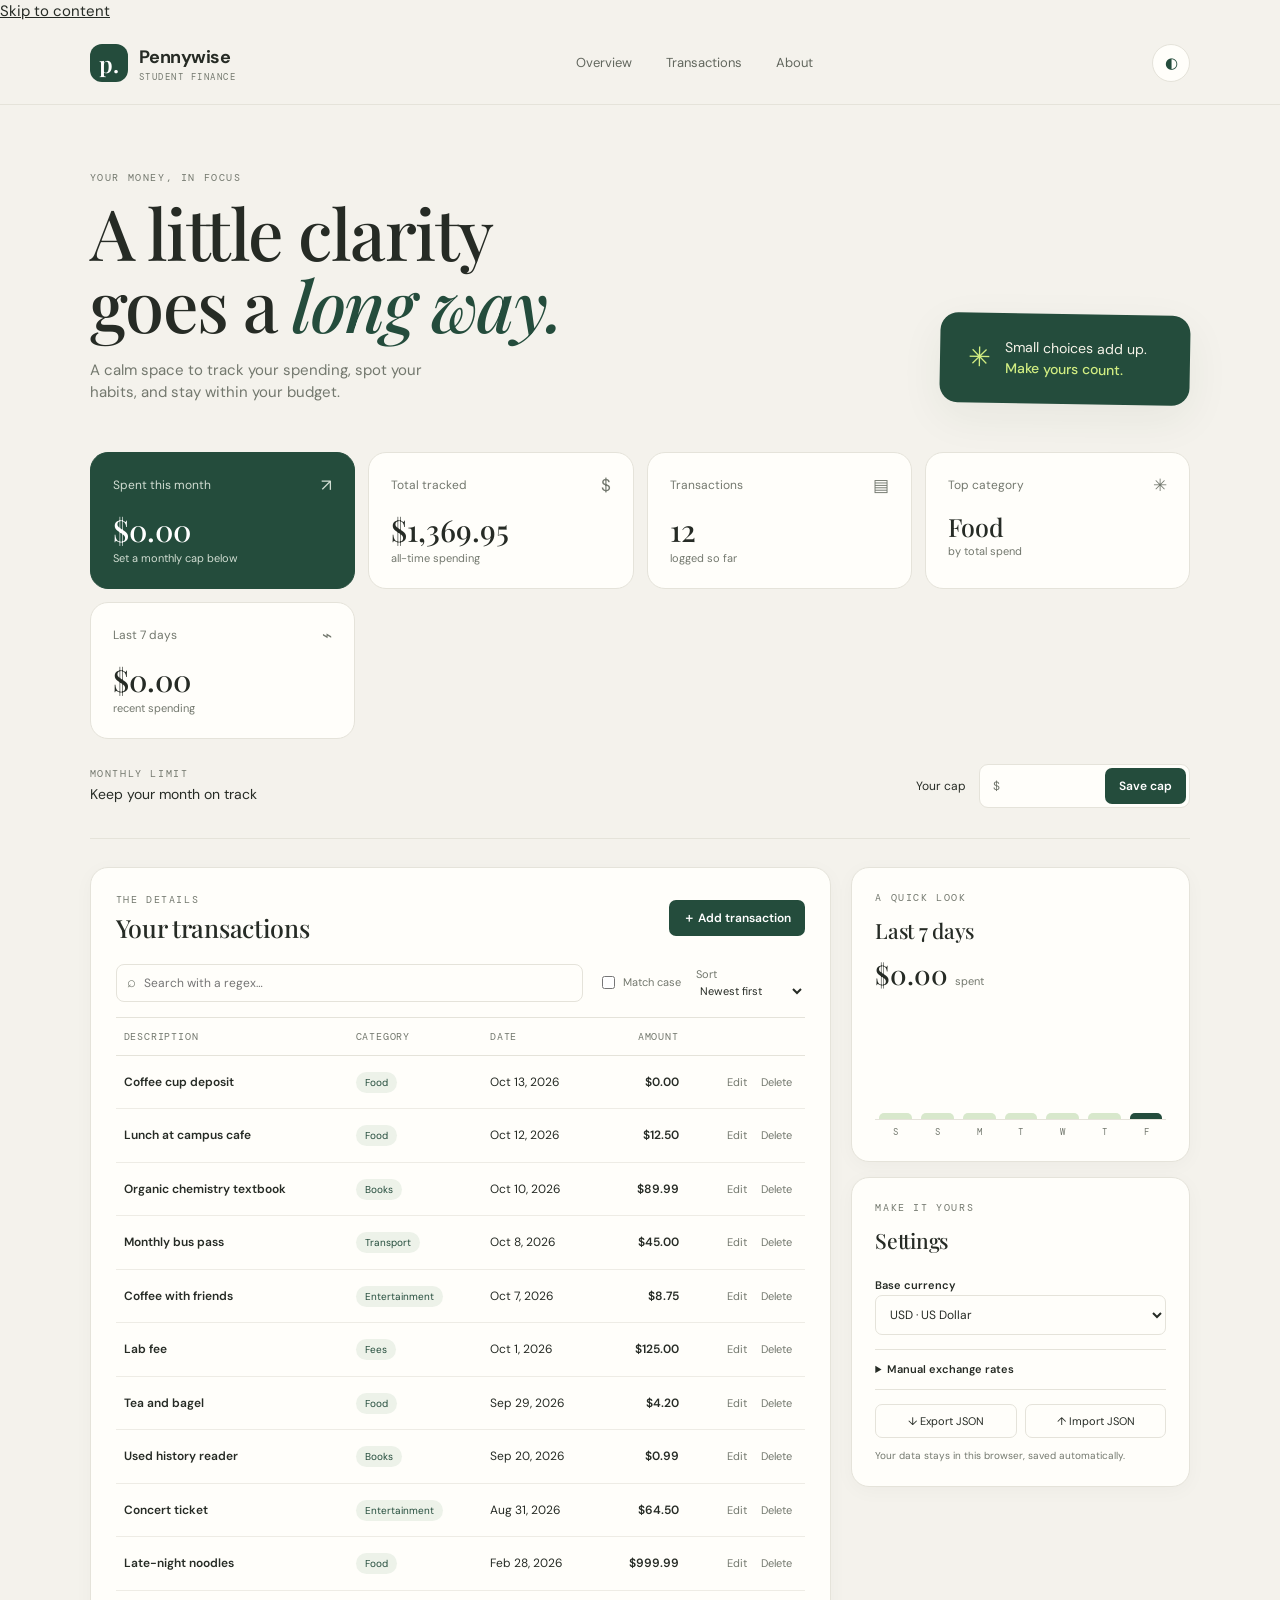
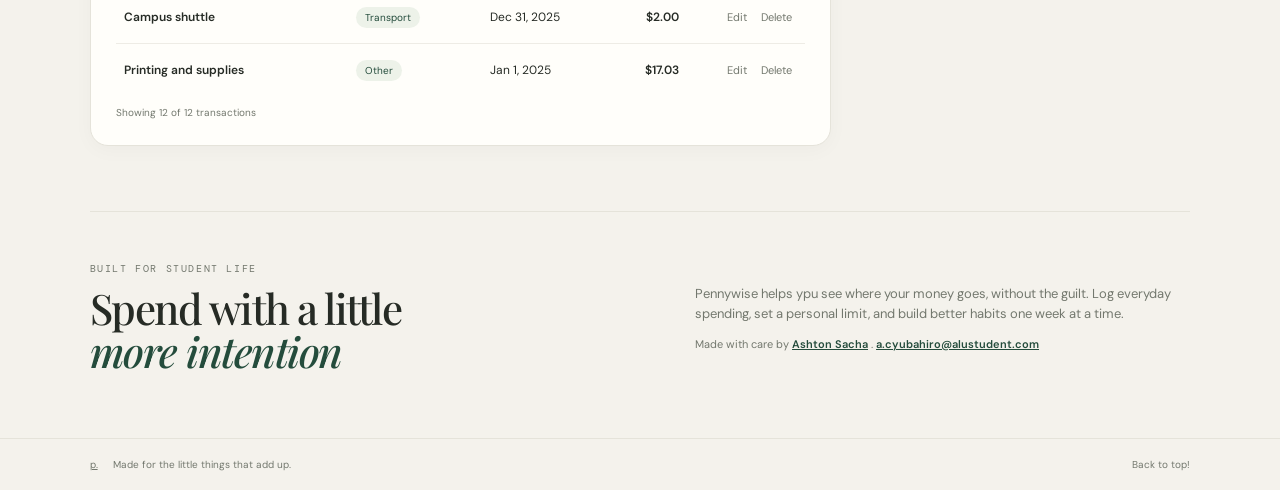
<file: index.html>
<!DOCTYPE html>
<html lang="en"><head><meta charset="utf-8"><meta name="viewport" content="width=device-width,initial-scale=1"><meta name="theme-color" content="#f4f2ec"><title>Pennywise - Student Finance Tracker</title><link rel="stylesheet" href="styles.css"><script type="module" src="scripts/app.js"></script></head>
<body><a class"Skip-link" href="#main">Skip to content</a>
<header class="site-header"><a class="brand" href="#dashboard" aria-label="Pennywise home"><span class="brand-mark">p.</span><span>Pennywise<small>STUDENT FINANCE</small></span></a><nav aria-label="Main navigation"><a href="#dashboard">Overview</a><a href="#transactions">Transactions</a><a href="#about">About</a></nav><button class="icon-button" id="theme-toggle" type="button" aria-label="Switch to dark theme" title="Toggle color theme">◐</button></header>
<main id="main"><section class="hero" id="dashboard" aria-labelledby="welcome-title"><div><p class="eyebrow">YOUR MONEY, IN FOCUS</p><h1 id="welcome-title">A little clarity<br>goes a <em>long way.</em></h1><p class="hero-copy">A calm space to track your spending, spot your habits, and stay within your budget.</p></div><div class="hero-note"><span class="note-icon">✳</span><p>Small choices add up.<br><strong>Make yours count.</strong></p></div></section>
<section class="stats-grid" aria-label="Spending summary"><article class="stat-card stat-primary"><div class="stat-top"><span>Spent this month</span><span class="stat-icon">↗</span></div><p class="stat-value" id="month-total">$0.00</p><p class="stat-foot" id="cap-summary">Set a monthly cap below</p></article><article class="stat-card"><div class="stat-top"><span>Total tracked</span><span class="stat-icon">$</span></div><p class="stat-value" id="lifetime-total">$0.00</p><p class="stat-foot">all-time spending</p></article><article class="stat-card"><div class="stat-top"><span>Transactions</span><span class="stat-icon">▤</span></div><p class="stat-value" id="record-count">0</p><p class="stat-foot">logged so far</p></article><article class="stat-card"><div class="stat-top"><span>Top category</span><span class="stat-icon">✳</span></div><p class="stat-value stat-text" id="top-category">—</p><p class="stat-foot">by total spend</p></article><article class="stat-card"><div class="stat-top"><span>Last 7 days</span><span class="stat-icon">⌁</span></div><p class="stat-value" id="week-total">$0.00</p><p class="stat-foot">recent spending</p></article></section>
<section class="budget-row" aria-label="Monthly budget target"><div><p class="eyebrow">MONTHLY LIMIT</p><p class="budget-copy">Keep your month on track</p></div><form id="cap-form" class="cap-form"><label for="monthly-cap">Your cap <span class="sr-only">in selected currency</span></label><div class="cap-control"><span id="cap-symbol">$</span><input id="monthly-cap" type="number" min="0" step="0.01" aria-label="Monthly spending cap"><button type="submit">Save cap</button></div></form></section>
<section class="content-grid" id="transactions" aria-label="Manage transactions"><div class="records-panel panel"><div class="section-heading"><div><p class="eyebrow">THE DETAILS</p><h2>Your transactions</h2></div><button id="add-toggle" class="button-primary" type="button">＋ Add transaction</button></div><div class="toolbar"><label class="search-wrap" for="search-input"><span aria-hidden="true">⌕</span><input id="search-input" type="search" placeholder="Search with a regex…" autocomplete="off"><span class="sr-only">Regex search transactions</span></label><label class="check-label"><input id="case-toggle" type="checkbox"> Match case</label><label class="sort-label" for="sort-select">Sort <select id="sort-select"><option value="date-desc">Newest first</option><option value="date-asc">Oldest first</option><option value="description-asc">Name A–Z</option><option value="description-desc">Name Z–A</option><option value="amount-desc">Amount high–low</option><option value="amount-asc">Amount low–high</option></select></label></div><p id="search-message" class="search-message" aria-live="polite"></p><div class="table-scroll"><table><thead><tr><th scope="col">Description</th><th scope="col">Category</th><th scope="col">Date</th><th scope="col" class="numeric">Amount</th><th scope="col"><span class="sr-only">Actions</span></th></tr></thead><tbody id="transaction-list"></tbody></table></div><p id="empty-state" class="empty-state" hidden>No transactions match yet. Add one to get started.</p><p class="table-foot" id="table-foot"></p></div>
<aside class="side-column"><section class="chart-card panel" aria-labelledby="chart-title"><p class="eyebrow">A QUICK LOOK</p><h2 id="chart-title">Last 7 days</h2><p class="chart-total" id="chart-total">$0.00 <span>spent</span></p><div class="chart" id="week-chart" role="img" aria-label="Daily spending over the last seven days"></div><div class="chart-labels" id="chart-labels" aria-hidden="true"></div></section>
<section class="form-card panel" id="entry-panel" aria-labelledby="form-title" hidden><div class="section-heading"><div><p class="eyebrow">NEW ENTRY</p><h2 id="form-title">Add transaction</h2></div><button id="close-form" class="text-button" type="button" aria-label="Close form">×</button></div><form id="transaction-form" novalidate><input type="hidden" id="edit-id"><label for="description">Description</label><input id="description" name="description" required maxlength="90" placeholder="e.g. Lunch with friends"><small>Keep it tidy; repeated words are flagged.</small><label for="amount">Amount</label><input id="amount" name="amount" type="number" min="0" step="0.01" required placeholder="0.00"><label for="category">Category</label><input id="category" name="category" list="category-options" required placeholder="e.g. Food"><datalist id="category-options"></datalist><label for="date">Date</label><input id="date" name="date" type="date" required><p class="form-error" id="form-error" role="alert"></p><button class="button-primary submit-button" type="submit">Save transaction</button></form></section>
<section class="settings-card panel" aria-labelledby="settings-title"><p class="eyebrow">MAKE IT YOURS</p><h2 id="settings-title">Settings</h2><label for="currency">Base currency</label><select id="currency"><option value="USD">USD · US Dollar</option><option value="EUR">EUR · Euro</option><option value="GBP">GBP · British Pound</option></select><details><summary>Manual exchange rates</summary><p class="settings-hint">Rates are per 1 unit of your base currency.</p><label for="rate-eur">1 <span class="base-code">USD</span> = EUR</label><input id="rate-eur" type="number" min="0.0001" step="0.0001"><label for="rate-gbp">1 <span class="base-code">USD</span> = GBP</label><input id="rate-gbp" type="number" min="0.0001" step="0.0001"><button id="save-rates" class="button-secondary" type="button">Save rates</button></details><div class="data-actions"><button id="export-json" class="button-secondary" type="button">↓ Export JSON</button><label class="button-secondary file-button" for="import-file">↑ Import JSON</label><input id="import-file" type="file" accept="application/json,.json" hidden></div><p class="settings-hint">Your data stays in this browser, saved automatically.</p></section></aside></section>
<section id="about" class="about-section"><div><p class="eyebrow">BUILT FOR STUDENT LIFE</p><h2>Spend with a little<br><em>more intention</em></h2></div><div><p>Pennywise helps ypu see where your money goes, without the guilt. Log everyday spending, set a personal limit, and build better habits one week at a time.</p><p class="contact-line">Made with care by <a href="https://github.com/acyubahiroo">Ashton Sacha</a> . <a href="mailto:a.cyubahiro@alustudent.com">a.cyubahiro@alustudent.com</a></p></div></section></main><footer><a class="footer=brand" href="#dashboard">p.</a><span>Made for the little things that add up. </span><a href="#dashboard">Back to top! </a></footer><div id="live-status" class="sr-only" role="status" aria-live="polite" aria-atomic="true"></div></body></html>
</file>
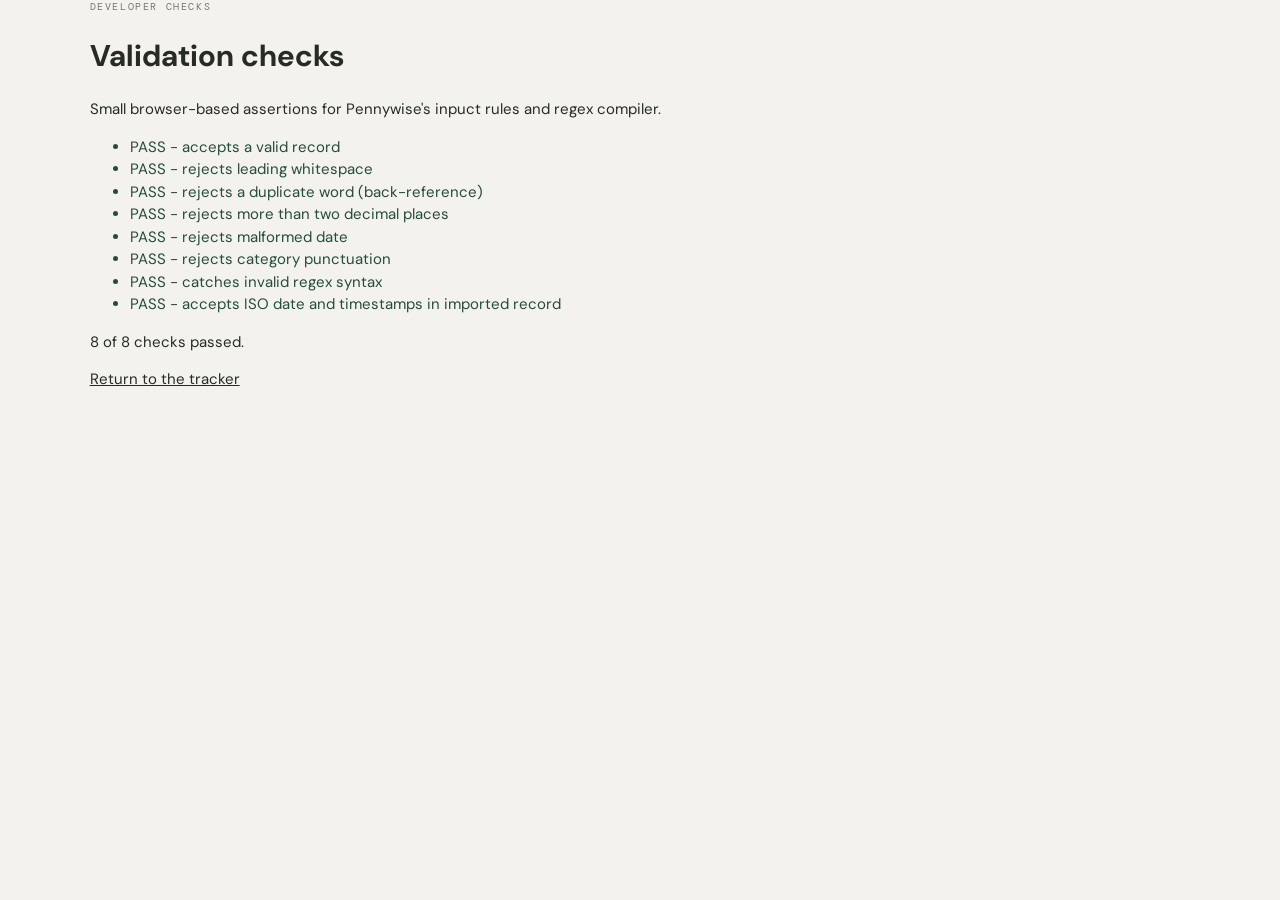
<file: tests.html>
<!DOCTYPE html><html lang="en"><head><meta charset+"utf-8"><meta name="viewport" content="width=device-width,initial-scale=1"><title>Pennywise validation checks</title><link rel="stylesheet" href="styles.css"><script type="module" src="scripts/tests.js"></script></head><body><main id="main"><p class="eyebrow">DEVELOPER CHECKS</p><h1>Validation checks</h1><p>Small browser-based assertions for Pennywise's inpuct rules and regex compiler.</p><ul id="results" aria-live="polite"></ul><p><a href="index.html">Return to the tracker</a></p></main></body></html>
</file>
<file: styles.css>
@import url('https://fonts.googleapis.com/css2?family=DM+Mono:wght@400;500&family=DM+Sans:wght@400;500;600;700&family=Playfair+Display:ital,wght@0,500;0,600;1,500;1,600&display=swap');
:root{color-scheme:light;--paper:#f4f2ec;--card:#fffefa;--ink:#262b25;--muted:#73786e;--line:#e5e3da;--green:#244c3c;--green2:#dce9dd;--lime:#d1ed82;--coral:#c75a43;--shadow:0 14px 44px #203b2410;--radius:18px;font-family:'DM Sans',sans-serif}*{box-sizing:border-box}html{scroll-behavior:smooth}body{margin:0;background:var(--paper);color:var(--ink);font-size:15px;line-height:1.5}a{color:inherit}.skip-link{position:absolute;top:-60px;left:12px;background:var(--ink);color:white;padding:10px 14px;border-radius:8px;z-index:9}.skip-link:focus{top:10px}:focus-visible{outline:3px solid #b05a3e;outline-offset:3px}button,input,select{font:inherit}button{cursor:pointer}.site-header{height:82px;padding:0 7vw;display:flex;align-items:center;justify-content:space-between;border-bottom:1px solid var(--line)}.brand{text-decoration:none;display:flex;gap:11px;align-items:center;font-size:18px;font-weight:700;letter-spacing:-.5px}.brand small{display:block;color:var(--muted);font:9px 'DM Mono',monospace;letter-spacing:1.5px}.brand-mark,.footer-brand{width:38px;height:38px;background:var(--green);color:white;border-radius:12px;display:grid;place-items:center;font:600 23px 'Playfair Display',serif}.site-header nav{display:flex;gap:34px}.site-header nav a{text-decoration:none;color:#62675e;font-size:13px}.site-header nav a:hover,.about-section a:hover{color:var(--coral)}.icon-button{border:1px solid var(--line);background:var(--card);border-radius:50%;width:38px;height:38px;color:var(--green)}main{max-width:1300px;margin:auto;padding:0 7vw}.hero{padding:66px 0 48px;display:flex;justify-content:space-between;align-items:flex-end}.eyebrow{font:10px 'DM Mono',monospace;letter-spacing:1.6px;color:var(--muted);margin:0 0 12px}.hero h1,.about-section h2{font:500 clamp(42px,5.5vw,72px)/1.03 'Playfair Display',serif;letter-spacing:-1.5px;margin:0}.hero h1 em,.about-section h2 em{color:var(--green)}.hero-copy{color:var(--muted);max-width:380px;margin:18px 0 0}.hero-note{background:var(--green);color:#f6f3e9;padding:24px 28px;border-radius:var(--radius);display:flex;gap:14px;align-items:center;min-width:250px;box-shadow:var(--shadow);transform:rotate(1deg)}.hero-note p{margin:0;font-size:14px}.hero-note strong{color:var(--lime);font-weight:500}.note-icon{font-size:27px;color:var(--lime)}.stats-grid{display:grid;grid-template-columns:repeat(4,1fr);gap:13px}.stat-card{background:var(--card);border:1px solid var(--line);border-radius:var(--radius);padding:20px 22px;min-height:137px;transition:transform .2s,box-shadow .2s}.stat-card:hover{transform:translateY(-3px);box-shadow:var(--shadow)}.stat-primary{background:var(--green);color:#fff;border-color:var(--green)}.stat-top{display:flex;align-items:center;justify-content:space-between;font-size:12px;color:var(--muted)}.stat-primary .stat-top,.stat-primary .stat-foot{color:#d1ddd2}.stat-icon{font-size:17px}.stat-value{font:500 30px 'Playfair Display',serif;margin:12px 0 0}.stat-text{font-size:25px}.stat-foot{font-size:11px;color:var(--muted);margin:0}.budget-row{display:flex;align-items:center;justify-content:space-between;padding:25px 0 30px;border-bottom:1px solid var(--line)}.budget-row .eyebrow{margin-bottom:4px}.budget-copy{margin:0;font-size:14px}.cap-form{display:flex;align-items:center;gap:13px;font-size:12px}.cap-control{display:flex;align-items:center;border:1px solid var(--line);background:var(--card);border-radius:9px;padding:3px}.cap-control>span{padding-left:10px;color:var(--muted)}.cap-control input{width:105px;border:0;background:transparent;padding:7px 8px;outline:none}.cap-control button,.button-primary{background:var(--green);color:white;border:0;border-radius:7px;padding:9px 14px;font-size:12px;font-weight:600}.cap-control button:hover,.button-primary:hover{background:#35674e}.content-grid{display:grid;grid-template-columns:minmax(0,1.75fr) minmax(260px,.8fr);gap:20px;padding:28px 0 65px;align-items:start}.panel{background:var(--card);border:1px solid var(--line);border-radius:var(--radius);box-shadow:0 4px 20px #182d1a08}.records-panel{padding:25px}.section-heading{display:flex;justify-content:space-between;align-items:center;gap:12px}.section-heading .eyebrow{margin-bottom:5px}h2{font:500 25px 'Playfair Display',serif;letter-spacing:-.3px;margin:0}.toolbar{display:flex;align-items:center;gap:15px;border-bottom:1px solid var(--line);padding:20px 0 15px}.search-wrap{display:flex;align-items:center;gap:8px;min-width:160px;flex:1;border:1px solid var(--line);border-radius:8px;padding:0 10px;color:var(--muted)}.search-wrap input{width:100%;min-width:0;border:0;background:transparent;padding:9px 0;outline:none;font-size:12px}.check-label,.sort-label{font-size:11px;color:var(--muted);white-space:nowrap}.check-label{display:flex;align-items:center;gap:5px}.sort-label select{display:block;border:0;background:transparent;color:var(--ink);font-size:11px;max-width:135px}.search-message{font-size:11px;min-height:0;margin:0;color:var(--coral)}.search-message:not(:empty){padding:8px 0 0}.table-scroll{overflow-x:auto}table{border-collapse:collapse;width:100%;min-width:540px;text-align:left}th{font:10px 'DM Mono',monospace;letter-spacing:.8px;color:var(--muted);text-transform:uppercase;padding:12px 8px;border-bottom:1px solid var(--line)}td{padding:13px 8px;border-bottom:1px solid #eeece5;font-size:12px}tbody tr:last-child td{border-bottom:0}.numeric{text-align:right}td.amount{text-align:right;font-weight:600;font-variant-numeric:tabular-nums}.description-cell{font-weight:600}.category-pill{background:#edf2e9;color:var(--green);border-radius:20px;padding:4px 9px;font-size:10px;white-space:nowrap}.row-actions{display:flex;justify-content:flex-end;gap:4px}.row-actions button,.text-button{border:0;background:transparent;color:var(--muted);font-size:11px;padding:5px}.row-actions button:hover{color:var(--coral)}mark{background:#d9ee92;color:inherit;border-radius:2px}.empty-state{text-align:center;color:var(--muted);padding:25px;font-size:13px}.table-foot{margin:8px 0 0;color:var(--muted);font-size:10px}.side-column{display:grid;gap:15px}.chart-card,.settings-card,.form-card{padding:23px}.chart-card h2,.settings-card h2,.form-card h2{font-size:21px}.chart-total{font:500 27px 'Playfair Display',serif;margin:12px 0 16px}.chart-total span{font:11px 'DM Sans',sans-serif;color:var(--muted)}.chart{height:112px;display:flex;align-items:end;gap:9px;border-bottom:1px solid var(--line);padding:0 4px}.bar{flex:1;min-width:8px;background:#d8e8cc;border-radius:5px 5px 0 0;position:relative;transition:height .4s ease,background .2s}.bar.today{background:var(--green)}.bar:hover{background:#9db988}.chart-labels{display:flex;gap:9px;padding:6px 4px 0}.chart-labels span{flex:1;text-align:center;color:var(--muted);font:9px 'DM Mono',monospace}.form-card form,.settings-card{display:flex;flex-direction:column}.form-card form{gap:7px}.form-card label,.settings-card>label,.settings-card details label{font-size:11px;font-weight:600;margin-top:9px}.form-card input,.settings-card select,.settings-card details input{width:100%;border:1px solid var(--line);border-radius:7px;background:var(--card);padding:10px;font-size:12px;color:var(--ink)}.form-card small,.settings-hint{font-size:10px;color:var(--muted);margin:0}.form-error{color:var(--coral);font-size:11px;margin:2px 0}.submit-button{margin-top:5px;padding:11px}.text-button{font-size:22px}.settings-card h2{margin-bottom:14px}.settings-card>select{margin:2px 0 14px}.settings-card details{border-top:1px solid var(--line);border-bottom:1px solid var(--line);padding:11px 0}.settings-card summary{cursor:pointer;font-size:11px;font-weight:600}.settings-card details input{margin-top:5px}.settings-card details label{display:block}.button-secondary{background:transparent;border:1px solid var(--line);border-radius:7px;padding:8px 10px;color:var(--ink);font-size:11px}.settings-card details .button-secondary{margin-top:10px}.data-actions{display:flex;gap:8px;margin:14px 0 10px}.file-button{cursor:pointer}.data-actions>*{flex:1;text-align:center}.about-section{border-top:1px solid var(--line);padding:50px 0 65px;display:grid;grid-template-columns:1fr 1fr;gap:10%;align-items:center}.about-section h2{font-size:42px}.about-section>div:nth-child(2){max-width:480px;color:var(--muted);font-size:13px}.contact-line{font-size:11px}.contact-line a{color:var(--green);font-weight:600}footer{border-top:1px solid var(--line);padding:18px 7vw;display:flex;align-items:center;gap:15px;color:var(--muted);font-size:10px}footer>span{flex:1}.footer-brand{width:27px;height:27px;font-size:17px;text-decoration:none;border-radius:8px}footer>a:last-child{text-decoration:none}.sr-only{position:absolute;width:1px;height:1px;padding:0;margin:-1px;overflow:hidden;clip:rect(0,0,0,0);white-space:nowrap;border:0}[hidden]{display:none!important}.dark{--paper:#17211b;--card:#202d25;--ink:#edf0e7;--muted:#a1ad9f;--line:#344238;--green:#c5e8c4;--green2:#2a3b2e;--lime:#354c38;--shadow:0 14px 44px #0003}.dark .stat-primary{background:#263d30;color:#f5f4ea}.dark .stat-primary .stat-top,.dark .stat-primary .stat-foot{color:#cedbce}.dark .category-pill{background:#304536;color:#d4e5d0}.dark .hero h1 em,.dark .about-section h2 em{color:#bddeb3}.dark .brand-mark,.dark .footer-brand,.dark .button-primary{background:#42664b;color:white}
@media(max-width:1023px){main{padding:0 5vw}.site-header{padding:0 5vw}.stats-grid{grid-template-columns:repeat(2,1fr)}.content-grid{grid-template-columns:minmax(0,1.5fr) minmax(230px,.8fr);gap:14px}.records-panel{padding:19px}.toolbar{gap:9px;flex-wrap:wrap}.search-wrap{flex-basis:100%}.about-section{gap:5%}}
@media(max-width:767px){.site-header{height:68px}.site-header nav{gap:14px}.site-header nav a{font-size:11px}.brand{font-size:16px}.brand-mark{width:34px;height:34px}.hero{padding:45px 0 30px;align-items:flex-start}.hero h1{font-size:49px}.hero-note{min-width:auto;padding:15px;margin-top:18px}.hero-note p{font-size:12px}.hero-copy{font-size:13px;max-width:300px}.stats-grid{gap:9px}.stat-card{padding:16px;min-height:125px}.stat-value{font-size:26px}.stat-text{font-size:21px}.budget-row{align-items:flex-start;gap:15px}.cap-form{align-items:flex-start;flex-direction:column;gap:5px}.content-grid{grid-template-columns:1fr;padding-top:22px}.side-column{grid-template-columns:1fr 1fr;align-items:start}.settings-card{grid-column:1/-1}.records-panel{padding:17px}.section-heading h2{font-size:22px}.toolbar{gap:10px}.about-section{grid-template-columns:1fr;gap:15px;padding:40px 0}.about-section h2{font-size:38px}}
@media(max-width:520px){.site-header{padding:0 18px}.site-header nav{gap:11px}.site-header nav a{font-size:10px}.site-header nav a:nth-child(3){display:none}main{padding:0 18px}.hero{display:block}.hero h1{font-size:47px}.hero-note{width:max-content;margin-left:auto;margin-top:22px}.stats-grid{gap:8px}.stat-card{padding:13px;min-height:116px;border-radius:14px}.stat-top{font-size:10px}.stat-value{font-size:24px;margin-top:10px}.stat-text{font-size:19px}.stat-foot{font-size:10px}.budget-copy{font-size:12px}.cap-control input{width:82px}.cap-control button{padding:8px;font-size:10px}.records-panel{padding:14px;margin:0 -3px}.section-heading{align-items:flex-start}.section-heading .button-primary{font-size:10px;padding:9px}.toolbar{gap:8px}.check-label,.sort-label{font-size:10px}.sort-label select{font-size:10px;max-width:118px}.side-column{grid-template-columns:1fr}.settings-card{grid-column:auto}.chart-card,.settings-card,.form-card{padding:19px}.about-section h2{font-size:35px}footer{padding:15px 18px}footer>span{font-size:9px}}
@media(max-width:360px){.hero h1{font-size:41px}.site-header nav{gap:8px}.brand small{font-size:8px}.site-header nav a{font-size:9px}.icon-button{width:33px;height:33px}.stat-card{padding:11px}.stat-value{font-size:21px}.budget-row{display:block}.cap-form{margin-top:12px;flex-direction:row;justify-content:space-between;align-items:center}}
@media(prefers-reduced-motion:reduce){*,*::before,*::after{scroll-behavior:auto!important;transition:none!important;animation:none!important}}
</file>
